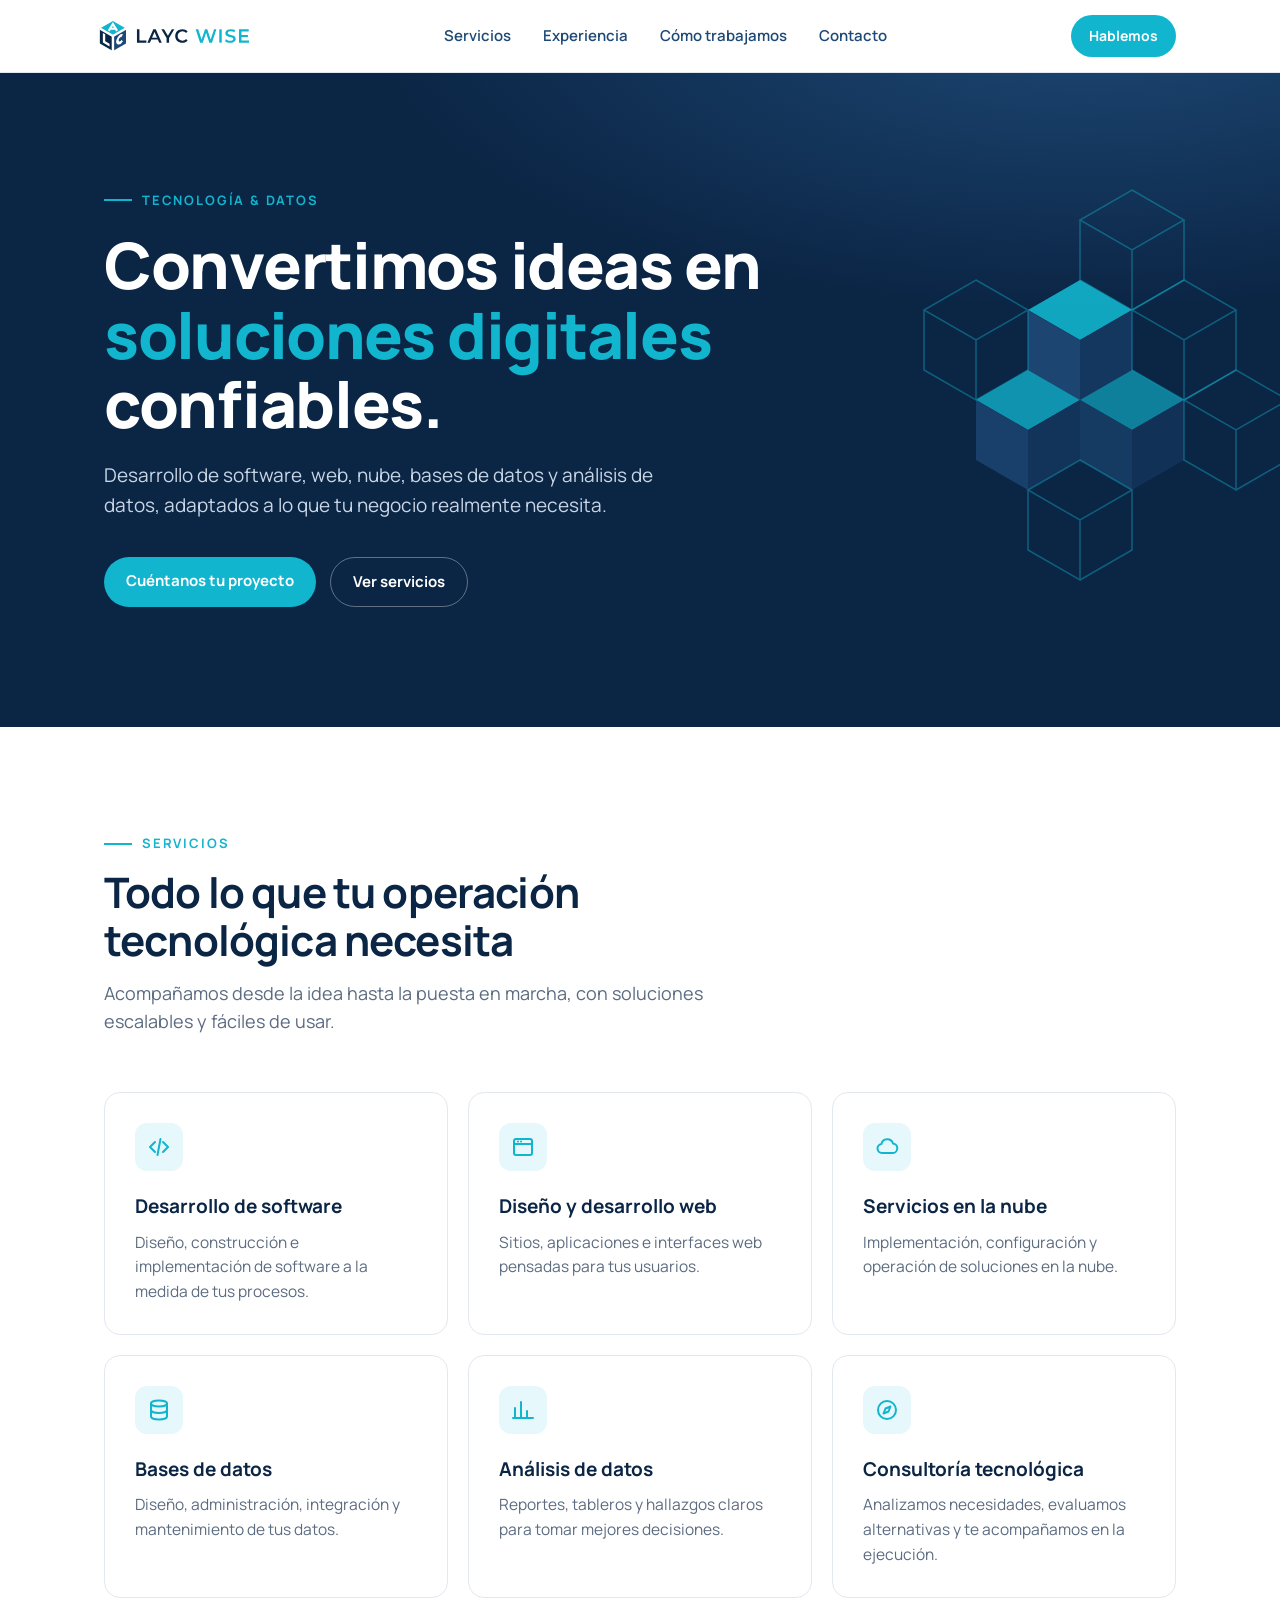
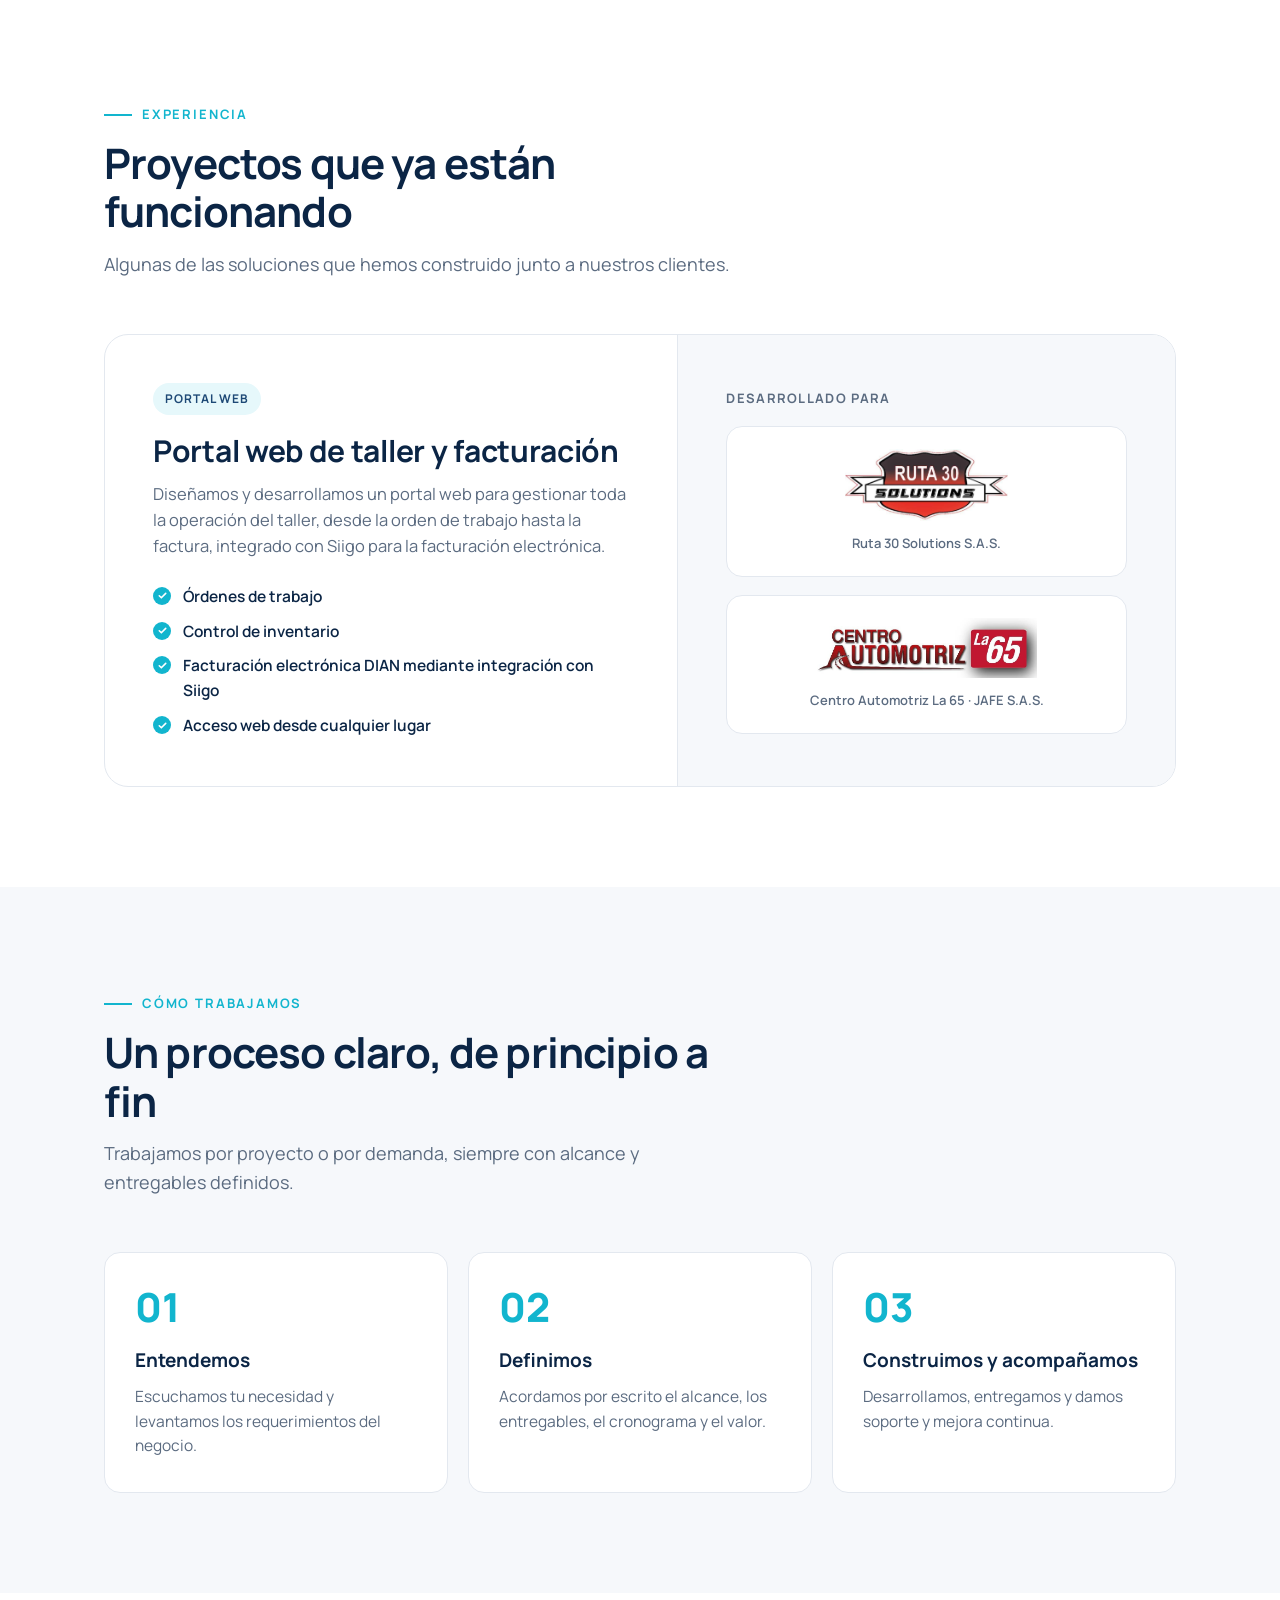
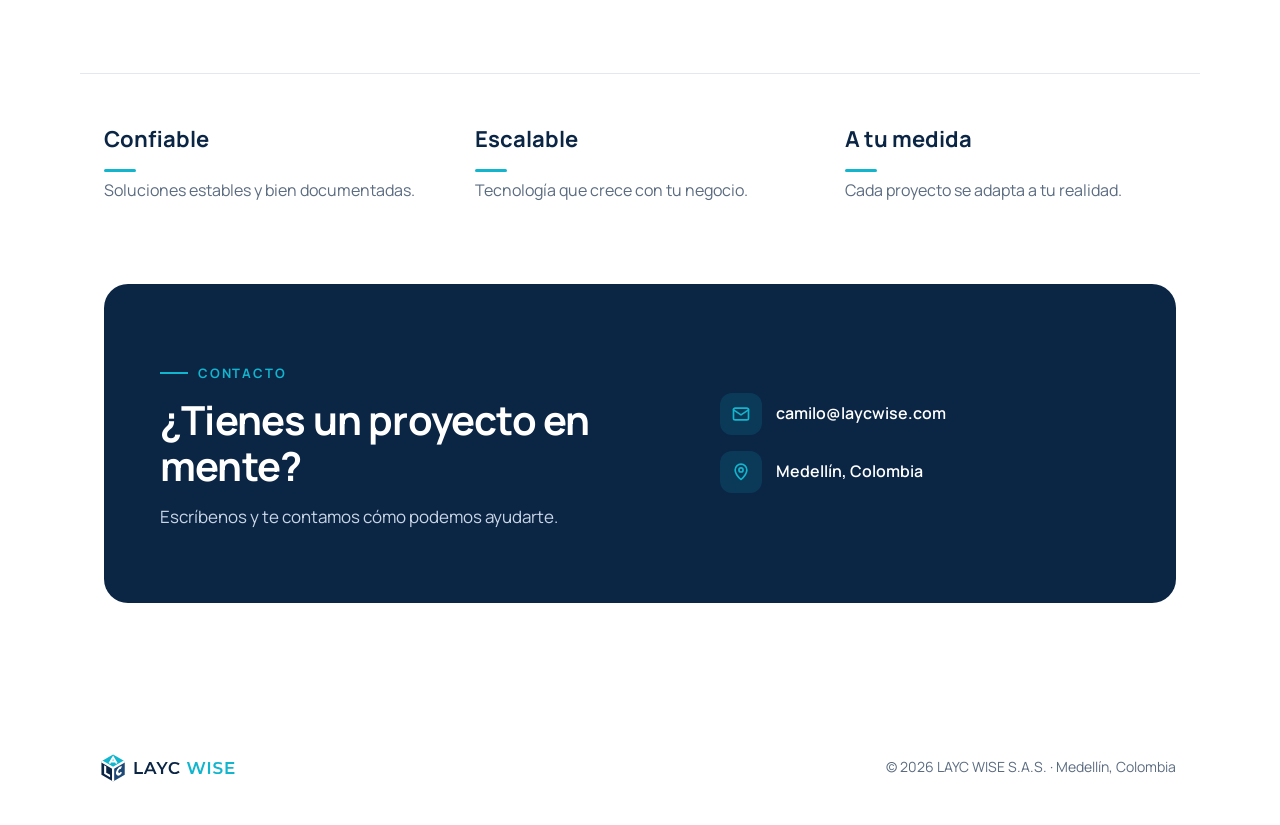
<file: index.html>
<!doctype html>
<html lang="es">
<head>
<meta charset="utf-8">
<meta name="viewport" content="width=device-width, initial-scale=1">
<title>LAYC WISE | Soluciones tecnológicas y análisis de datos</title>
<meta name="description" content="LAYC WISE S.A.S. convierte ideas y necesidades de negocio en soluciones digitales confiables: desarrollo de software, web, nube, bases de datos y análisis de datos. Medellín, Colombia.">
<link rel="icon" href="img/favicon.ico">
<link rel="icon" type="image/png" sizes="32x32" href="img/favicon-32.png">
<link rel="apple-touch-icon" href="img/apple-touch-icon.png">
<link rel="preconnect" href="https://fonts.googleapis.com">
<link rel="preconnect" href="https://fonts.gstatic.com" crossorigin>
<link href="https://fonts.googleapis.com/css2?family=Manrope:wght@400;500;600;700;800&display=swap" rel="stylesheet">
<link rel="stylesheet" href="css/styles.css">
</head>
<body>

<header>
  <div class="wrap nav">
    <a href="#inicio" aria-label="LAYC WISE, inicio"><img src="img/logo-horizontal-color.svg" alt="LAYC WISE"></a>
    <ul>
      <li><a href="#servicios">Servicios</a></li>
      <li><a href="#experiencia">Experiencia</a></li>
      <li><a href="#como-trabajamos">Cómo trabajamos</a></li>
      <li><a href="#contacto">Contacto</a></li>
    </ul>
    <a class="btn btn-teal" href="#contacto">Hablemos</a>
  </div>
</header>

<main id="inicio">
  <div class="hero">
    <!-- Cubos isométricos decorativos con los colores de la marca -->
    <svg class="cubes" viewBox="0 0 520 520" aria-hidden="true">
      <defs>
        <g id="cube">
          <path d="M0 -60 L52 -30 L0 0 L-52 -30 Z" fill="#12B5CE"/>
          <path d="M-52 -30 L0 0 L0 60 L-52 30 Z" fill="#1E4976"/>
          <path d="M52 -30 L0 0 L0 60 L52 30 Z" fill="#163a63"/>
        </g>
        <g id="cube-line">
          <path d="M0 -60 L52 -30 L0 0 L-52 -30 Z M-52 -30 L-52 30 L0 60 L0 0 M52 -30 L52 30 L0 60" fill="none" stroke="#12B5CE" stroke-width="1.5" opacity=".45"/>
        </g>
      </defs>
      <use href="#cube" x="260" y="200"/>
      <use href="#cube" x="208" y="290" opacity=".85"/>
      <use href="#cube" x="312" y="290" opacity=".7"/>
      <use href="#cube-line" x="364" y="200"/>
      <use href="#cube-line" x="156" y="200"/>
      <use href="#cube-line" x="260" y="380"/>
      <use href="#cube-line" x="416" y="290"/>
      <use href="#cube-line" x="312" y="110"/>
    </svg>
    <div class="wrap">
      <span class="eyebrow">Tecnología &amp; datos</span>
      <h1>Convertimos ideas en <span>soluciones digitales</span> confiables.</h1>
      <p>Desarrollo de software, web, nube, bases de datos y análisis de datos, adaptados a lo que tu negocio realmente necesita.</p>
      <div class="actions">
        <a class="btn btn-teal" href="#contacto">Cuéntanos tu proyecto</a>
        <a class="btn btn-ghost" href="#servicios">Ver servicios</a>
      </div>
    </div>
  </div>

  <section id="servicios">
    <div class="wrap">
      <div class="section-head">
        <span class="eyebrow">Servicios</span>
        <h2>Todo lo que tu operación tecnológica necesita</h2>
        <p>Acompañamos desde la idea hasta la puesta en marcha, con soluciones escalables y fáciles de usar.</p>
      </div>
      <div class="grid">
        <article class="card">
          <div class="icon"><svg viewBox="0 0 24 24"><path d="M8 7l-5 5 5 5M16 7l5 5-5 5M13.5 4l-3 16"/></svg></div>
          <h3>Desarrollo de software</h3>
          <p>Diseño, construcción e implementación de software a la medida de tus procesos.</p>
        </article>
        <article class="card">
          <div class="icon"><svg viewBox="0 0 24 24"><rect x="3" y="4" width="18" height="16" rx="2"/><path d="M3 9h18M7 6.5h.01M10 6.5h.01"/></svg></div>
          <h3>Diseño y desarrollo web</h3>
          <p>Sitios, aplicaciones e interfaces web pensadas para tus usuarios.</p>
        </article>
        <article class="card">
          <div class="icon"><svg viewBox="0 0 24 24"><path d="M7 18a4.5 4.5 0 01-.6-8.96A6 6 0 0118 8.5a4.75 4.75 0 01-1 9.5H7z"/></svg></div>
          <h3>Servicios en la nube</h3>
          <p>Implementación, configuración y operación de soluciones en la nube.</p>
        </article>
        <article class="card">
          <div class="icon"><svg viewBox="0 0 24 24"><ellipse cx="12" cy="5.5" rx="8" ry="3"/><path d="M4 5.5v13c0 1.7 3.6 3 8 3s8-1.3 8-3v-13M4 12c0 1.7 3.6 3 8 3s8-1.3 8-3"/></svg></div>
          <h3>Bases de datos</h3>
          <p>Diseño, administración, integración y mantenimiento de tus datos.</p>
        </article>
        <article class="card">
          <div class="icon"><svg viewBox="0 0 24 24"><path d="M4 20V10M10 20V4M16 20v-7M22 20H2"/></svg></div>
          <h3>Análisis de datos</h3>
          <p>Reportes, tableros y hallazgos claros para tomar mejores decisiones.</p>
        </article>
        <article class="card">
          <div class="icon"><svg viewBox="0 0 24 24"><circle cx="12" cy="12" r="9"/><path d="M15.5 8.5l-2 5-5 2 2-5 5-2z"/></svg></div>
          <h3>Consultoría tecnológica</h3>
          <p>Analizamos necesidades, evaluamos alternativas y te acompañamos en la ejecución.</p>
        </article>
      </div>
    </div>
  </section>

  <section id="experiencia" style="padding-top:0">
    <div class="wrap">
      <div class="section-head">
        <span class="eyebrow">Experiencia</span>
        <h2>Proyectos que ya están funcionando</h2>
        <p>Algunas de las soluciones que hemos construido junto a nuestros clientes.</p>
      </div>
      <div class="project">
        <div class="project-body">
          <span class="tag">Portal web</span>
          <h3>Portal web de taller y facturación</h3>
          <p>Diseñamos y desarrollamos un portal web para gestionar toda la operación del taller, desde la orden de trabajo hasta la factura, integrado con Siigo para la facturación electrónica.</p>
          <ul class="features">
            <li>Órdenes de trabajo</li>
            <li>Control de inventario</li>
            <li>Facturación electrónica DIAN mediante integración con Siigo</li>
            <li>Acceso web desde cualquier lugar</li>
          </ul>
        </div>
        <div class="clients">
          <small>Desarrollado para</small>
          <div class="client">
            <img src="img/cliente-ruta30.jpg" alt="Ruta 30 Solutions">
            <span class="client-name">Ruta 30 Solutions S.A.S.</span>
          </div>
          <div class="client">
            <img src="img/cliente-centro-automotriz-la65.jpg" alt="Centro Automotriz La 65">
            <span class="client-name">Centro Automotriz La 65 · JAFE S.A.S.</span>
          </div>
        </div>
      </div>
    </div>
  </section>

  <section id="como-trabajamos" class="process">
    <div class="wrap">
      <div class="section-head">
        <span class="eyebrow">Cómo trabajamos</span>
        <h2>Un proceso claro, de principio a fin</h2>
        <p>Trabajamos por proyecto o por demanda, siempre con alcance y entregables definidos.</p>
      </div>
      <div class="steps">
        <div class="step">
          <h3>Entendemos</h3>
          <p>Escuchamos tu necesidad y levantamos los requerimientos del negocio.</p>
        </div>
        <div class="step">
          <h3>Definimos</h3>
          <p>Acordamos por escrito el alcance, los entregables, el cronograma y el valor.</p>
        </div>
        <div class="step">
          <h3>Construimos y acompañamos</h3>
          <p>Desarrollamos, entregamos y damos soporte y mejora continua.</p>
        </div>
      </div>
    </div>
  </section>

  <div class="band">
    <div class="wrap values">
      <div><strong>Confiable</strong><span>Soluciones estables y bien documentadas.</span></div>
      <div><strong>Escalable</strong><span>Tecnología que crece con tu negocio.</span></div>
      <div><strong>A tu medida</strong><span>Cada proyecto se adapta a tu realidad.</span></div>
    </div>
  </div>

  <section id="contacto" style="padding-top:0">
    <div class="wrap">
      <div class="contact">
        <div>
          <span class="eyebrow">Contacto</span>
          <h2>¿Tienes un proyecto en mente?</h2>
          <p>Escríbenos y te contamos cómo podemos ayudarte.</p>
        </div>
        <ul class="contact-list">
          <li>
            <span class="icon"><svg viewBox="0 0 24 24"><rect x="3" y="5" width="18" height="14" rx="2"/><path d="M3 7l9 6 9-6"/></svg></span>
            <a href="mailto:camilo@laycwise.com">camilo@laycwise.com</a>
          </li>
          <li>
            <span class="icon"><svg viewBox="0 0 24 24"><path d="M12 21s-7-6.2-7-11.5a7 7 0 0114 0C19 14.8 12 21 12 21z"/><circle cx="12" cy="9.5" r="2.5"/></svg></span>
            Medellín, Colombia
          </li>
        </ul>
      </div>
    </div>
  </section>
</main>

<footer>
  <div class="wrap foot">
    <img src="img/logo-horizontal-color.svg" alt="LAYC WISE">
    <span>© 2026 LAYC WISE S.A.S. · Medellín, Colombia</span>
  </div>
</footer>

</body>
</html>
</file>
<file: css/styles.css>
:root {
  --navy: #0B2545;
  --navy-2: #12315a;
  --blue: #1E4976;
  --teal: #12B5CE;
  --teal-soft: #e6f8fb;
  --ink: #0B2545;
  --muted: #5b6b80;
  --line: #e3e8ef;
  --bg: #ffffff;
  --bg-soft: #f6f8fb;
  --radius: 16px;
  --max: 1120px;
}
* { box-sizing: border-box; }
html { scroll-behavior: smooth; }
body {
  margin: 0;
  font-family: "Manrope", system-ui, -apple-system, "Segoe UI", sans-serif;
  color: var(--ink);
  background: var(--bg);
  line-height: 1.6;
  -webkit-font-smoothing: antialiased;
}
a { color: inherit; }
img { max-width: 100%; display: block; }
.wrap { max-width: var(--max); margin: 0 auto; padding: 0 24px; }

/* Header */
header {
  position: sticky; top: 0; z-index: 10;
  background: rgba(255,255,255,.9);
  backdrop-filter: blur(10px);
  border-bottom: 1px solid var(--line);
}
.nav { display: flex; align-items: center; justify-content: space-between; height: 72px; }
.nav img { height: 40px; width: auto; margin-left: -8px; }
.nav ul { display: flex; gap: 32px; list-style: none; margin: 0; padding: 0; font-weight: 600; font-size: 15px; }
.nav ul a { text-decoration: none; color: var(--blue); }
.nav ul a:hover { color: var(--teal); }
.btn {
  display: inline-block; text-decoration: none; font-weight: 700; font-size: 15px;
  padding: 12px 22px; border-radius: 999px; transition: transform .15s, background .15s;
}
.btn:hover { transform: translateY(-1px); }
.btn-teal { background: var(--teal); color: #fff; }
.btn-teal:hover { background: #0fa3ba; }
.btn-ghost { border: 1.5px solid rgba(255,255,255,.35); color: #fff; }
.btn-ghost:hover { border-color: #fff; }
.nav .btn { padding: 10px 18px; font-size: 14px; }

/* Hero */
.hero {
  position: relative; overflow: hidden;
  background: radial-gradient(1200px 500px at 85% -10%, #1E4976 0%, transparent 60%), var(--navy);
  color: #fff;
}
.hero .wrap { position: relative; padding-top: 110px; padding-bottom: 120px; }
.eyebrow {
  display: inline-flex; align-items: center; gap: 10px;
  font-size: 13px; font-weight: 700; letter-spacing: .14em; text-transform: uppercase; color: var(--teal);
}
.eyebrow::before { content: ""; width: 28px; height: 2px; background: var(--teal); }
.hero h1 {
  font-size: clamp(36px, 5.6vw, 64px); line-height: 1.08; letter-spacing: -.02em;
  margin: 20px 0 22px; max-width: 760px; font-weight: 800;
}
.hero h1 span { color: var(--teal); }
.hero p { font-size: 19px; color: #c9d6e6; max-width: 600px; margin: 0 0 36px; }
.hero .actions { display: flex; gap: 14px; flex-wrap: wrap; }
.cubes { position: absolute; right: -60px; top: 50%; transform: translateY(-50%); width: 520px; opacity: .9; pointer-events: none; }

/* Sections */
section { padding: 100px 0; }
.section-head { max-width: 640px; margin-bottom: 56px; }
.section-head h2 { font-size: clamp(30px, 3.6vw, 42px); line-height: 1.15; letter-spacing: -.02em; margin: 14px 0 14px; }
.section-head p { color: var(--muted); font-size: 18px; margin: 0; }

/* Services */
.grid { display: grid; grid-template-columns: repeat(3, 1fr); gap: 20px; }
.card {
  border: 1px solid var(--line); border-radius: var(--radius); padding: 30px;
  background: #fff; transition: border-color .2s, box-shadow .2s, transform .2s;
}
.card:hover { border-color: var(--teal); box-shadow: 0 14px 40px -18px rgba(11,37,69,.25); transform: translateY(-3px); }
.icon {
  width: 48px; height: 48px; border-radius: 12px; background: var(--teal-soft);
  display: grid; place-items: center; margin-bottom: 20px;
}
.icon svg { width: 24px; height: 24px; stroke: var(--teal); fill: none; stroke-width: 2; stroke-linecap: round; stroke-linejoin: round; }
.card h3 { font-size: 19px; margin: 0 0 8px; }
.card p { color: var(--muted); margin: 0; font-size: 15.5px; }

/* Process */
.process { background: var(--bg-soft); }
.steps { display: grid; grid-template-columns: repeat(3, 1fr); gap: 20px; counter-reset: step; }
.step { position: relative; padding: 34px 30px; background: #fff; border-radius: var(--radius); border: 1px solid var(--line); }
.step::before {
  counter-increment: step; content: "0" counter(step);
  display: block; font-size: 40px; font-weight: 800; color: var(--teal); line-height: 1; margin-bottom: 18px;
}
.step h3 { margin: 0 0 8px; font-size: 19px; }
.step p { margin: 0; color: var(--muted); font-size: 15.5px; }

/* Experience */
.project {
  display: grid; grid-template-columns: 1.15fr 1fr; gap: 0;
  border: 1px solid var(--line); border-radius: 24px; overflow: hidden; background: #fff;
}
.project-body { padding: 48px; }
.tag {
  display: inline-block; font-size: 12px; font-weight: 700; letter-spacing: .08em; text-transform: uppercase;
  color: var(--blue); background: var(--teal-soft); padding: 6px 12px; border-radius: 999px;
}
.project h3 { font-size: clamp(24px, 2.6vw, 30px); line-height: 1.2; letter-spacing: -.01em; margin: 18px 0 12px; }
.project p { color: var(--muted); margin: 0 0 24px; font-size: 16.5px; }
.features { list-style: none; margin: 0; padding: 0; display: grid; gap: 10px; }
.features li { display: flex; gap: 12px; align-items: flex-start; font-weight: 600; font-size: 15.5px; }
.features li::before {
  content: ""; flex: none; width: 18px; height: 18px; margin-top: 3px; border-radius: 50%;
  background: var(--teal) url("data:image/svg+xml,%3Csvg xmlns='http://www.w3.org/2000/svg' viewBox='0 0 24 24' fill='none' stroke='%23fff' stroke-width='3.5' stroke-linecap='round' stroke-linejoin='round'%3E%3Cpath d='M5 12.5l4.5 4.5L19 7.5'/%3E%3C/svg%3E") center/11px no-repeat;
}
.clients {
  background: var(--bg-soft); border-left: 1px solid var(--line);
  padding: 48px; display: flex; flex-direction: column; justify-content: center; gap: 18px;
}
.clients small { font-size: 13px; font-weight: 700; letter-spacing: .1em; text-transform: uppercase; color: var(--muted); }
.client {
  background: #fff; border: 1px solid var(--line); border-radius: var(--radius);
  display: flex; flex-direction: column; align-items: center; justify-content: center; gap: 12px;
  padding: 22px 28px;
}
.client img { max-height: 72px; max-width: 220px; width: auto; height: auto; object-fit: contain; }
.client-name { font-size: 13px; font-weight: 600; color: var(--muted); text-align: center; }

/* Values band */
.band { padding: 80px 0; }
.values { display: grid; grid-template-columns: repeat(3, 1fr); gap: 40px; border-top: 1px solid var(--line); padding-top: 48px; }
.values strong { display: block; font-size: 22px; margin-bottom: 6px; }
.values strong::after { content: ""; display: block; width: 32px; height: 3px; background: var(--teal); margin-top: 12px; border-radius: 2px; }
.values span { color: var(--muted); }

/* Contact */
.contact { background: var(--navy); color: #fff; border-radius: 24px; padding: 72px 56px; display: grid; grid-template-columns: 1.3fr 1fr; gap: 40px; align-items: center; position: relative; overflow: hidden; }
.contact h2 { font-size: clamp(28px, 3.4vw, 40px); line-height: 1.15; margin: 14px 0 14px; letter-spacing: -.02em; }
.contact p { color: #c9d6e6; margin: 0; font-size: 17px; }
.contact-list { list-style: none; margin: 0; padding: 0; display: grid; gap: 16px; }
.contact-list li { display: flex; gap: 14px; align-items: center; font-weight: 600; }
.contact-list .icon { margin: 0; width: 42px; height: 42px; background: rgba(18,181,206,.14); flex: none; }
.contact-list .icon svg { width: 20px; height: 20px; }
.contact-list a { text-decoration: none; }
.contact-list a:hover { color: var(--teal); }

/* Footer */
footer { padding: 48px 0 40px; color: var(--muted); font-size: 14px; }
.foot { display: flex; justify-content: space-between; align-items: center; gap: 20px; flex-wrap: wrap; }
.foot img { height: 34px; width: auto; margin-left: -6px; }

/* Responsive */
@media (max-width: 960px) {
  .grid, .steps { grid-template-columns: repeat(2, 1fr); }
  .cubes { width: 380px; right: -120px; opacity: .35; }
  .contact { grid-template-columns: 1fr; padding: 56px 36px; }
  .project { grid-template-columns: 1fr; }
  .clients { border-left: 0; border-top: 1px solid var(--line); flex-direction: row; flex-wrap: wrap; }
  .clients small { width: 100%; }
  .client { flex: 1 1 200px; }
}
@media (max-width: 680px) {
  .wrap { padding: 0 16px; }
  .nav ul { display: none; }
  .nav img { height: 34px; }
  .hero .wrap { padding-top: 72px; padding-bottom: 80px; }
  .hero p { font-size: 17px; }
  .cubes { display: none; }
  section { padding: 72px 0; }
  .grid, .steps, .values { grid-template-columns: 1fr; }
  .values { gap: 28px; }
  .contact { padding: 44px 24px; border-radius: 18px; }
  .contact-list li { font-size: 15px; word-break: break-word; }
  .project-body, .clients { padding: 32px 24px; }
}
</file>
